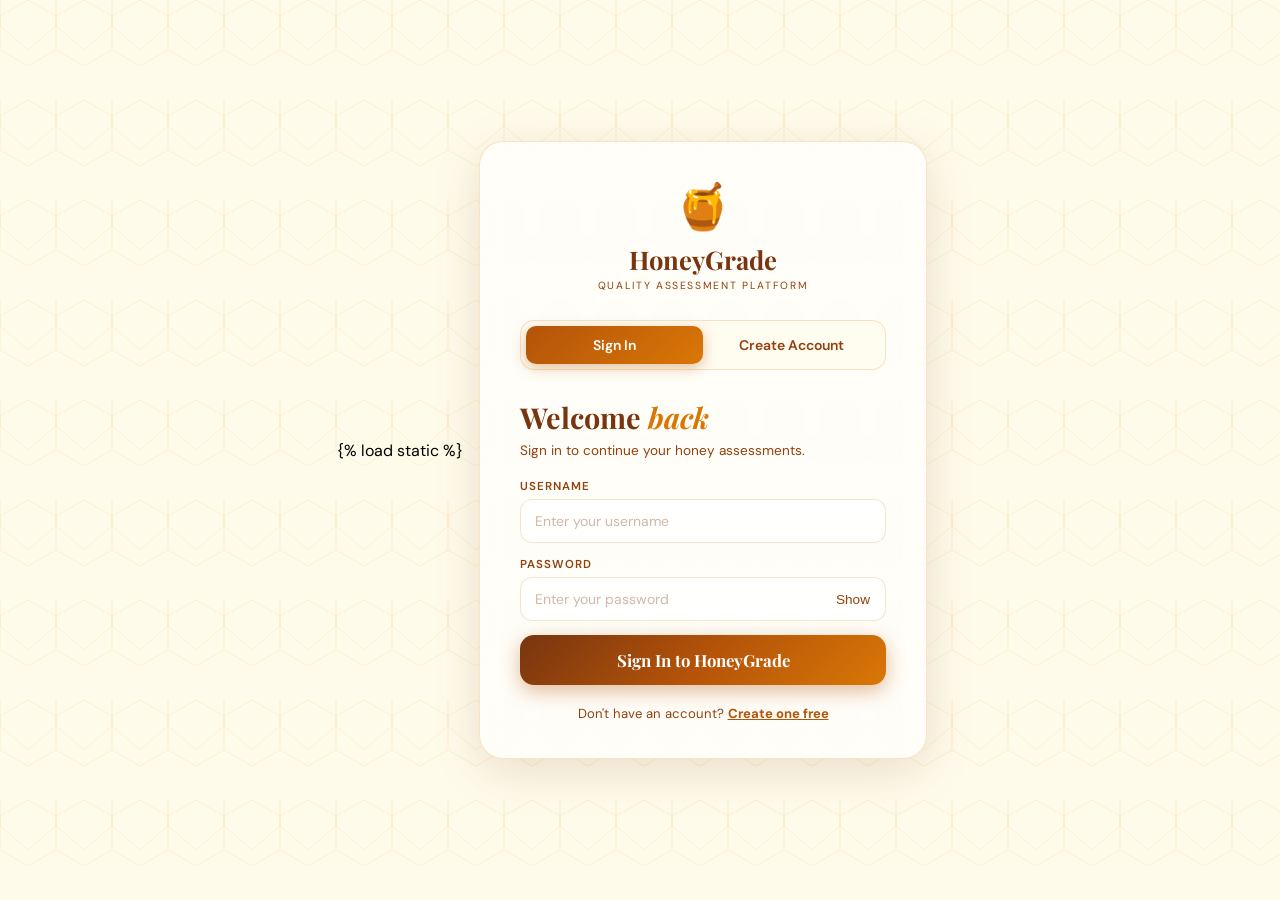
<file: templates/core/login.html>
<!DOCTYPE html>
<html lang="en">
{% load static %}
<head>
  <meta charset="UTF-8"/>
  <meta name="viewport" content="width=device-width, initial-scale=1.0"/>
  <title>HoneyGrade - Login</title>
  <link href="https://fonts.googleapis.com/css2?family=Playfair+Display:ital,wght@0,400;0,700;1,400&family=DM+Sans:wght@300;400;500;600&family=DM+Mono:wght@400;500&display=swap" rel="stylesheet"/>
  <style>
    :root {
      --amber-deep:   #B45309;
      --amber-rich:   #D97706;
      --amber-warm:   #F59E0B;
      --amber-light:  #FCD34D;
      --amber-pale:   #FEF3C7;
      --amber-glow:   #FFFBEB;
      --comb-dark:    #78350F;
      --text-mid:     #44230B;
      --text-light:   #92400E;
      --quality-good: #16A34A;
      --quality-mid:  #CA8A04;
      --quality-poor: #DC2626;
      --glass:        rgba(255,251,235,0.6);
      --glass-border: rgba(217,119,6,0.2);
    }

    *, *::before, *::after { box-sizing:border-box; margin:0; padding:0; }

    body {
      font-family: 'DM Sans', sans-serif;
      background: var(--amber-glow);
      min-height: 100vh;
      display: flex;
      align-items: center;
      justify-content: center;
      overflow-x: hidden;
    }

    body::before {
      content: '';
      position: fixed;
      inset: 0;
      background-image: url("data:image/svg+xml,%3Csvg xmlns='http://www.w3.org/2000/svg' width='56' height='100'%3E%3Cpath d='M28 66L0 50V16L28 0l28 16v34zm0-92L0 -8v34L28 50l28-24V-8z' fill='none' stroke='%23F59E0B' stroke-width='0.6' opacity='0.22'/%3E%3C/svg%3E");
      pointer-events: none;
      z-index: 0;
    }

    .auth-wrapper {
      width: 100%;
      max-width: 480px;
      padding: 30px 16px;
      position: relative;
      z-index: 1;
    }

    .auth-card {
      background: rgba(255,255,255,0.65);
      backdrop-filter: blur(14px);
      border: 1px solid var(--glass-border);
      border-radius: 24px;
      padding: 36px 40px;
      box-shadow: 0 12px 48px rgba(120,53,15,0.15);
    }

    /* LOGO */
    .auth-logo { text-align:center; margin-bottom:28px; }
    .auth-logo-icon {
      font-size: 2.8rem;
      display: block;
      margin-bottom: 6px;
    }
    .auth-logo-name {
      font-family: 'Playfair Display', serif;
      font-size: 1.6rem;
      font-weight: 700;
      color: var(--comb-dark);
    }
    .auth-logo-sub {
      font-size: 0.65rem;
      color: var(--text-light);
      text-transform: uppercase;
      letter-spacing: 0.16em;
      margin-top: 3px;
    }

    /* TABS */
    .tab-switcher {
      display: flex;
      background: var(--glass);
      border: 1px solid var(--glass-border);
      border-radius: 14px;
      padding: 5px;
      margin-bottom: 28px;
    }
    .tab-btn {
      flex: 1;
      padding: 10px 0;
      border: none;
      background: transparent;
      border-radius: 10px;
      font-family: 'DM Sans', sans-serif;
      font-size: 0.875rem;
      font-weight: 600;
      color: var(--text-light);
      cursor: pointer;
      transition: all 0.3s;
    }
    .tab-btn.active {
      background: linear-gradient(135deg, var(--amber-deep), var(--amber-rich));
      color: #fff;
      box-shadow: 0 4px 14px rgba(180,83,9,0.35);
    }

    /* FORM PANELS */
    .form-panel { display: none; }
    .form-panel.active {
      display: block;
      animation: slideUp 0.35s ease;
    }
    @keyframes slideUp {
      from { opacity:0; transform:translateY(14px); }
      to   { opacity:1; transform:translateY(0); }
    }

    .form-title {
      font-family: 'Playfair Display', serif;
      font-size: 1.8rem;
      font-weight: 700;
      color: var(--comb-dark);
      margin-bottom: 6px;
    }
    .form-title em { font-style:italic; color:var(--amber-rich); }
    .form-subtitle {
      font-size: 0.85rem;
      color: var(--text-light);
      margin-bottom: 20px;
    }

    /* FIELDS */
    .field-group {
      display: flex;
      flex-direction: column;
      gap: 5px;
      margin-bottom: 14px;
    }
    .field-label {
      font-size: 0.72rem;
      font-weight: 600;
      text-transform: uppercase;
      letter-spacing: 0.09em;
      color: var(--text-light);
    }
    .field-wrap {
      position: relative;
      display: flex;
      align-items: center;
    }
    .field-input {
      width: 100%;
      padding: 12px 40px 12px 14px;
      border: 1.5px solid var(--glass-border);
      border-radius: 12px;
      background: rgba(255,255,255,0.7);
      font-family: 'DM Sans', sans-serif;
      font-size: 0.875rem;
      color: var(--text-mid);
      outline: none;
      transition: border 0.22s, box-shadow 0.22s;
    }
    .field-input:focus {
      border-color: var(--amber-warm);
      background: #fff;
      box-shadow: 0 0 0 4px rgba(245,158,11,0.12);
    }
    .field-input::placeholder { color: rgba(120,53,15,0.35); }
    .field-eye {
      position: absolute;
      right: 12px;
      background: none;
      border: none;
      cursor: pointer;
      font-size: 0.85rem;
      color: var(--text-light);
      padding: 4px;
    }

    .field-row {
      display: grid;
      grid-template-columns: 1fr 1fr;
      gap: 12px;
    }

    /* ROLE SELECTOR */
    .role-label { font-size:0.72rem; font-weight:600;
      text-transform:uppercase; letter-spacing:0.09em;
      color:var(--text-light); margin-bottom:8px; }
    .role-selector {
      display: grid;
      grid-template-columns: 1fr 1fr;
      gap: 10px;
      margin-bottom: 14px;
    }
    .role-opt { position: relative; }
    .role-opt input[type="radio"] {
      position: absolute; opacity:0; width:0; height:0;
    }
    .role-opt label {
      display: flex;
      flex-direction: column;
      align-items: center;
      gap: 5px;
      padding: 12px 8px;
      border: 1.5px solid var(--glass-border);
      border-radius: 12px;
      background: rgba(255,255,255,0.5);
      cursor: pointer;
      transition: all 0.22s;
      font-size: 0.75rem;
      font-weight: 600;
      color: var(--text-light);
    }
    .role-opt input:checked + label {
      border-color: var(--amber-warm);
      background: rgba(254,243,199,0.9);
      color: var(--comb-dark);
      box-shadow: 0 0 0 3px rgba(245,158,11,0.15);
    }
    .role-icon { font-size: 1.4rem; }

    /* PASSWORD STRENGTH */
    .strength-bars { display:flex; gap:4px; margin-top:6px; }
    .strength-bar {
      flex:1; height:4px; border-radius:4px;
      background: rgba(120,53,15,0.12);
      transition: background 0.3s;
    }
    .strength-bar.weak   { background: var(--quality-poor); }
    .strength-bar.medium { background: var(--quality-mid);  }
    .strength-bar.strong { background: var(--quality-good); }
    .strength-text {
      font-size: 0.68rem;
      margin-top: 4px;
      color: var(--text-light);
    }

    /* CHECKBOX */
    .check-wrap {
      display: flex;
      align-items: flex-start;
      gap: 10px;
      margin-bottom: 18px;
      cursor: pointer;
    }
    .check-wrap input {
      accent-color: var(--amber-warm);
      width: 16px; height: 16px;
      flex-shrink: 0;
      margin-top: 2px;
    }
    .check-text {
      font-size: 0.78rem;
      color: var(--text-light);
      line-height: 1.5;
    }

    /* SUBMIT BUTTON */
    .btn-submit {
      width: 100%;
      padding: 14px;
      border: none;
      border-radius: 14px;
      background: linear-gradient(135deg, var(--comb-dark), var(--amber-deep), var(--amber-rich));
      color: #fff;
      font-family: 'Playfair Display', serif;
      font-size: 1.05rem;
      font-weight: 700;
      cursor: pointer;
      transition: all 0.25s;
      box-shadow: 0 6px 20px rgba(180,83,9,0.4);
    }
    .btn-submit:hover {
      transform: translateY(-2px);
      box-shadow: 0 10px 28px rgba(180,83,9,0.5);
    }

    /* SWITCH PROMPT */
    .switch-prompt {
      text-align: center;
      font-size: 0.82rem;
      color: var(--text-light);
      margin-top: 20px;
    }
    .switch-link {
      color: var(--amber-deep);
      font-weight: 700;
      cursor: pointer;
      text-decoration: underline;
    }

    /* TOAST */
    .toast {
      position: fixed;
      top: 24px; left: 50%;
      transform: translateX(-50%) translateY(-100px);
      background: linear-gradient(135deg, var(--comb-dark), var(--amber-deep));
      color: #fff;
      padding: 14px 28px;
      border-radius: 30px;
      font-size: 0.875rem;
      font-weight: 600;
      box-shadow: 0 8px 28px rgba(120,53,15,0.4);
      z-index: 9999;
      transition: transform 0.4s cubic-bezier(.34,1.56,.64,1);
      white-space: nowrap;
    }
    .toast.show { transform: translateX(-50%) translateY(0); }

    @media (max-width: 500px) {
      .auth-card { padding: 24px 20px; }
      .field-row { grid-template-columns: 1fr; }
      .role-selector { grid-template-columns: 1fr 1fr; }
    }
  </style>
</head>
<body>

<div class="auth-wrapper">
  <div class="auth-card">

    <!-- LOGO -->
    <div class="auth-logo">
      <span class="auth-logo-icon">&#x1F36F;</span>
      <div class="auth-logo-name">HoneyGrade</div>
      <div class="auth-logo-sub">Quality Assessment Platform</div>
    </div>

    <!-- TAB SWITCHER -->
    <div class="tab-switcher">
      <button class="tab-btn active" id="tab-login" onclick="switchTab('login')">Sign In</button>
      <button class="tab-btn" id="tab-signup" onclick="switchTab('signup')">Create Account</button>
    </div>

    <!-- LOGIN PANEL -->
    <div class="form-panel active" id="panel-login">
      <div class="form-title">Welcome <em>back</em></div>
      <div class="form-subtitle">Sign in to continue your honey assessments.</div>

      <div class="field-group">
        <label class="field-label">Username</label>
        <div class="field-wrap">
          <input type="text" class="field-input" id="login-username" placeholder="Enter your username"/>
        </div>
      </div>

      <div class="field-group">
        <label class="field-label">Password</label>
        <div class="field-wrap">
          <input type="password" class="field-input" id="login-password" placeholder="Enter your password"/>
          <button class="field-eye" type="button" onclick="togglePwd('login-password', this)">Show</button>
        </div>
      </div>

      <button class="btn-submit" type="button" onclick="handleLogin()">
        Sign In to HoneyGrade
      </button>

      <div class="switch-prompt">
        Don't have an account?
        <span class="switch-link" onclick="switchTab('signup')">Create one free</span>
      </div>
    </div>

    <!-- SIGNUP PANEL -->
    <div class="form-panel" id="panel-signup">
      <div class="form-title">Join <em>HoneyGrade</em></div>
      <div class="form-subtitle">Create your account and start assessing honey today.</div>

      <div class="role-label">I am a</div>
      <div class="role-selector">
        <div class="role-opt">
          <input type="radio" name="role" id="role-beekeeper" value="beekeeper" checked/>
          <label for="role-beekeeper">
            <span class="role-icon">&#x1F41D;</span>
            Beekeeper
          </label>
        </div>
        <div class="role-opt">
          <input type="radio" name="role" id="role-buyer" value="buyer"/>
          <label for="role-buyer">
            <span class="role-icon">&#x1F6D2;</span>
            Buyer
          </label>
        </div>
        <div class="role-opt">
          <input type="radio" name="role" id="role-inspector" value="inspector"/>
          <label for="role-inspector">
            <span class="role-icon">&#x1F52C;</span>
            Inspector
          </label>
        </div>
        <div class="role-opt">
          <input type="radio" name="role" id="role-other" value="other"/>
          <label for="role-other">
            <span class="role-icon">&#x1F464;</span>
            Other
          </label>
        </div>
      </div>

      <div class="field-row">
        <div class="field-group">
          <label class="field-label">First Name</label>
          <div class="field-wrap">
            <input type="text" class="field-input" id="signup-firstname" placeholder="John"/>
          </div>
        </div>
        <div class="field-group">
          <label class="field-label">Last Name</label>
          <div class="field-wrap">
            <input type="text" class="field-input" id="signup-lastname" placeholder="Mwangi"/>
          </div>
        </div>
      </div>

      <div class="field-group">
        <label class="field-label">Username</label>
        <div class="field-wrap">
          <input type="text" class="field-input" id="signup-username" placeholder="your_username"/>
        </div>
      </div>

      <div class="field-group">
        <label class="field-label">Email Address</label>
        <div class="field-wrap">
          <input type="email" class="field-input" id="signup-email" placeholder="you@example.com"/>
        </div>
      </div>

      <div class="field-group">
        <label class="field-label">Phone Number</label>
        <div class="field-wrap">
          <input type="tel" class="field-input" id="signup-phone" placeholder="+255 712 345 678"/>
        </div>
      </div>

      <div class="field-group">
        <label class="field-label">Region / Location</label>
        <div class="field-wrap">
          <input type="text" class="field-input" id="signup-region" placeholder="e.g. Dodoma, Tanzania"/>
        </div>
      </div>

      <div class="field-group">
        <label class="field-label">Password</label>
        <div class="field-wrap">
          <input type="password" class="field-input" id="signup-password"
                 placeholder="Min. 6 characters"
                 oninput="checkStrength(this.value)"/>
          <button class="field-eye" type="button" onclick="togglePwd('signup-password', this)">Show</button>
        </div>
        <div class="strength-bars">
          <div class="strength-bar" id="sb1"></div>
          <div class="strength-bar" id="sb2"></div>
          <div class="strength-bar" id="sb3"></div>
          <div class="strength-bar" id="sb4"></div>
        </div>
        <div class="strength-text" id="strength-text">Enter a password</div>
      </div>

      <div class="field-group">
        <label class="field-label">Confirm Password</label>
        <div class="field-wrap">
          <input type="password" class="field-input" id="signup-password2" placeholder="Repeat password"/>
          <button class="field-eye" type="button" onclick="togglePwd('signup-password2', this)">Show</button>
        </div>
      </div>

      <label class="check-wrap">
        <input type="checkbox" id="agree-terms"/>
        <span class="check-text">I agree to the Terms of Service and Privacy Policy.</span>
      </label>

      <button class="btn-submit" type="button" onclick="handleSignup()">
        Create My Account
      </button>

      <div class="switch-prompt">
        Already have an account?
        <span class="switch-link" onclick="switchTab('login')">Sign in</span>
      </div>
    </div>

  </div>
</div>

<!-- TOAST -->
<div class="toast" id="toast"></div>

<script>
  const API = 'http://127.0.0.1:8000/api';

  // ── TAB SWITCH ──────────────────────────────────────────────────────
  function switchTab(tab) {
    document.querySelectorAll('.tab-btn').forEach(function(b) {
      b.classList.remove('active');
    });
    document.querySelectorAll('.form-panel').forEach(function(p) {
      p.classList.remove('active');
    });
    document.getElementById('tab-' + tab).classList.add('active');
    document.getElementById('panel-' + tab).classList.add('active');
  }

  // ── TOGGLE PASSWORD ─────────────────────────────────────────────────
  function togglePwd(id, btn) {
    var inp = document.getElementById(id);
    if (inp.type === 'password') {
      inp.type = 'text';
      btn.textContent = 'Hide';
    } else {
      inp.type = 'password';
      btn.textContent = 'Show';
    }
  }

  // ── PASSWORD STRENGTH ───────────────────────────────────────────────
  function checkStrength(val) {
    var bars = [
      document.getElementById('sb1'),
      document.getElementById('sb2'),
      document.getElementById('sb3'),
      document.getElementById('sb4'),
    ];
    var txt = document.getElementById('strength-text');
    bars.forEach(function(b) { b.className = 'strength-bar'; });

    var score = 0;
    if (val.length >= 6)           score++;
    if (/[A-Z]/.test(val))         score++;
    if (/[0-9]/.test(val))         score++;
    if (/[^A-Za-z0-9]/.test(val))  score++;

    var cls = ['', 'weak', 'weak', 'medium', 'strong'];
    var lbl = ['Enter a password', 'Weak', 'Weak', 'Medium', 'Strong'];
    for (var i = 0; i < score; i++) {
      bars[i].classList.add(cls[score]);
    }
    txt.textContent = val.length === 0 ? 'Enter a password' : lbl[score];
  }

  // ── TOAST ───────────────────────────────────────────────────────────
  function showToast(msg) {
    var t = document.getElementById('toast');
    t.textContent = msg;
    t.classList.add('show');
    setTimeout(function() { t.classList.remove('show'); }, 3200);
  }

  // ── LOGIN ───────────────────────────────────────────────────────────
  function handleLogin() {
    var username = document.getElementById('login-username').value.trim();
    var password = document.getElementById('login-password').value;

    if (!username || !password) {
      showToast('Please fill in all fields');
      return;
    }

    showToast('Signing in...');

    fetch(API + '/auth/login/', {
      method: 'POST',
      headers: { 'Content-Type': 'application/json' },
      body: JSON.stringify({ username: username, password: password }),
    })
    .then(function(res) { return res.json().then(function(data) {
      return { ok: res.ok, data: data };
    }); })
    .then(function(result) {
      if (result.ok) {
        localStorage.setItem('access_token',  result.data.tokens.access);
        localStorage.setItem('refresh_token', result.data.tokens.refresh);
        localStorage.setItem('user', JSON.stringify(result.data.user));
        showToast('Welcome back! Redirecting...');
        setTimeout(function() {
          window.location.href = '/dashboard/';
        }, 1000);
      } else {
        showToast(result.data.error || 'Login failed. Check your credentials.');
      }
    })
    .catch(function() {
      showToast('Cannot connect to server. Is Django running?');
    });
  }

  // ── SIGNUP ──────────────────────────────────────────────────────────
  function handleSignup() {
    var agreed = document.getElementById('agree-terms').checked;
    if (!agreed) { showToast('Please accept the Terms of Service'); return; }

    var pwd  = document.getElementById('signup-password').value;
    var pwd2 = document.getElementById('signup-password2').value;
    if (pwd !== pwd2) { showToast('Passwords do not match'); return; }
    if (pwd.length < 6) { showToast('Password must be at least 6 characters'); return; }

    var username = document.getElementById('signup-username').value.trim();
    if (!username) { showToast('Please enter a username'); return; }

    var role = document.querySelector('input[name="role"]:checked').value;

    var payload = {
      username:   username,
      first_name: document.getElementById('signup-firstname').value.trim(),
      last_name:  document.getElementById('signup-lastname').value.trim(),
      email:      document.getElementById('signup-email').value.trim(),
      phone:      document.getElementById('signup-phone').value.trim(),
      region:     document.getElementById('signup-region').value.trim(),
      role:       role,
      password:   pwd,
      password2:  pwd2,
    };

    showToast('Creating your account...');

    fetch(API + '/auth/register/', {
      method: 'POST',
      headers: { 'Content-Type': 'application/json' },
      body: JSON.stringify(payload),
    })
    .then(function(res) { return res.json().then(function(data) {
      return { ok: res.ok, data: data };
    }); })
    .then(function(result) {
      if (result.ok) {
        showToast('Account created! Please sign in.');
        setTimeout(function() { switchTab('login'); }, 1500);
      } else {
        var errors = Object.values(result.data).flat().join(' ');
        showToast(errors || 'Registration failed.');
      }
    })
    .catch(function() {
      showToast('Cannot connect to server. Is Django running?');
    });
  }
</script>
</body>
</html>
</file>
